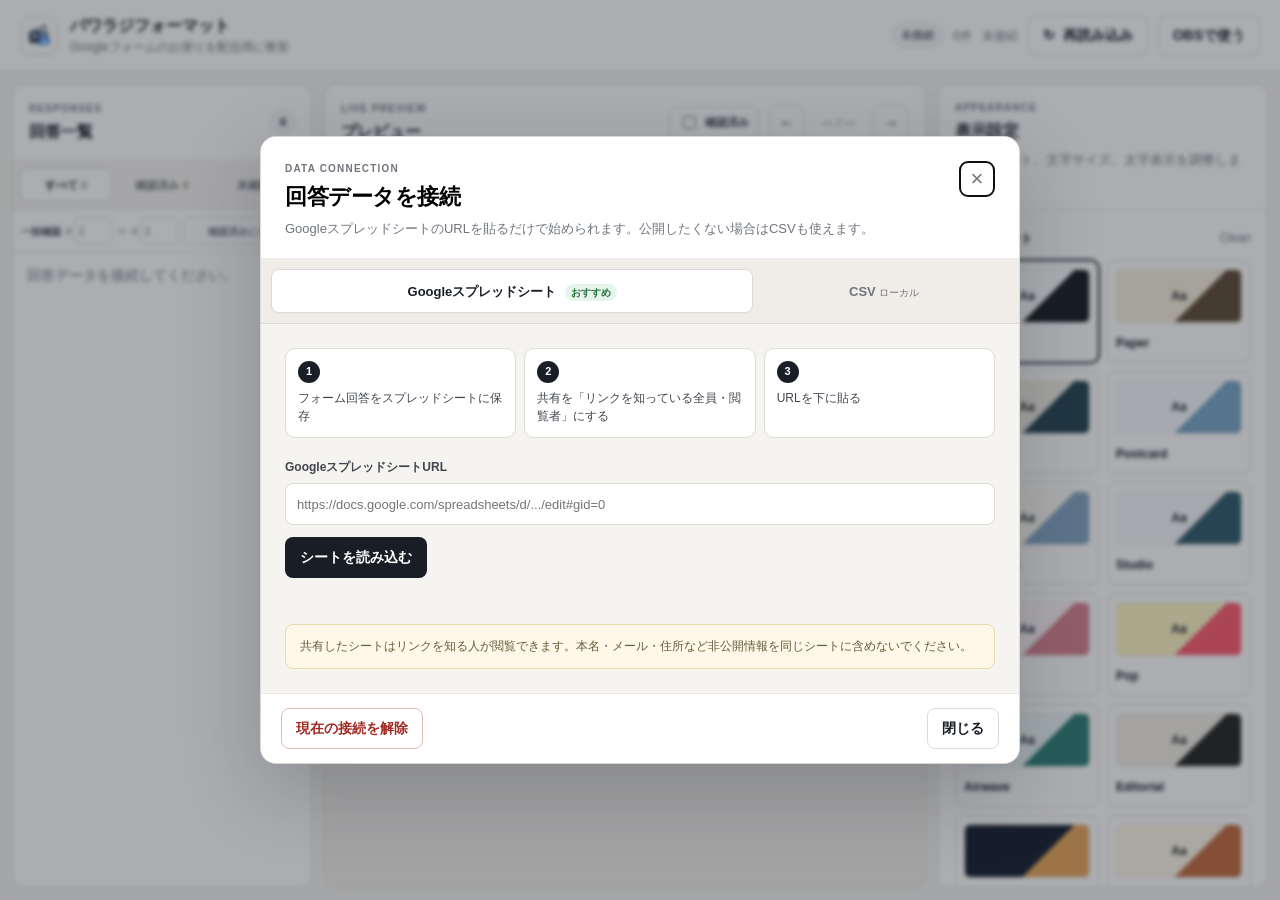
<file: index.html>
<!doctype html>
<html lang="ja">
<head>
  <meta charset="utf-8">
  <meta name="viewport" content="width=device-width, initial-scale=1">
  <meta name="color-scheme" content="light">
  <title>パワラジフォーマット</title>
  <link rel="icon" href="./assets/icons/favicon.ico?v=30" sizes="any">
  <link rel="icon" type="image/png" sizes="32x32" href="./assets/icons/favicon-32.png?v=30">
  <link rel="apple-touch-icon" sizes="180x180" href="./assets/icons/apple-touch-icon.png?v=30">
  <link rel="stylesheet" href="./css/reset.css?v=30">
  <link rel="stylesheet" href="./css/variables.css?v=30">
  <link rel="stylesheet" href="./css/base.css?v=30">
  <link rel="stylesheet" href="./css/editor.css?v=30">
  <link rel="stylesheet" href="./css/v31.css?v=31">
  <link id="template-stylesheet" rel="stylesheet" href="./templates/clean/clean.css?v=30">
</head>
<body class="editor-page">
  <header class="app-header">
    <div class="app-header__identity">
      <div class="app-mark" aria-hidden="true"><img src="./assets/icons/favicon-32.png?v=30" width="32" height="32" alt=""></div>
      <div>
        <h1 class="app-title">パワラジフォーマット</h1>
        <p class="app-subtitle">Googleフォームのお便りを配信用に整形</p>
      </div>
    </div>
    <div class="app-header__actions">
      <div class="sync-meta" aria-live="polite">
        <button id="connection-button" class="status-badge status-badge--button" type="button">未接続</button>
        <span id="response-count" title="未確認のお便り">0件</span>
        <span id="last-updated">未取得</span>
      </div>
      <button id="reload-button" class="button button--secondary" type="button"><span aria-hidden="true">↻</span>再読み込み</button>
      <button id="obs-button" class="button button--secondary" type="button">OBSで使う</button>
    </div>
  </header>

  <main class="editor-layout">
    <aside class="panel responses-panel" aria-label="回答一覧">
      <div class="panel__header"><div><p class="panel__eyebrow">RESPONSES</p><h2 class="panel__title">回答一覧</h2></div><span id="list-count" class="count-badge">0</span></div>
      <div class="response-tabs" role="tablist" aria-label="回答の確認状態">
        <button class="response-tab is-active" type="button" data-response-filter="all">すべて <span id="tab-count-all">0</span></button>
        <button class="response-tab" type="button" data-response-filter="reviewed">確認済み <span id="tab-count-reviewed">0</span></button>
        <button class="response-tab" type="button" data-response-filter="unreviewed">未確認 <span id="tab-count-unreviewed">0</span></button>
      </div>
      <div class="bulk-review">
        <span class="bulk-review__label">一括確認</span>
        <label>#<input id="bulk-review-start" type="number" min="1" value="1" inputmode="numeric" aria-label="開始番号"></label>
        <span>〜</span>
        <label>#<input id="bulk-review-end" type="number" min="1" value="1" inputmode="numeric" aria-label="終了番号"></label>
        <button id="bulk-review-button" class="bulk-review__button" type="button">確認済みにする</button>
      </div>
      <div id="responses-state" class="state-box" role="status"></div>
      <div id="response-list" class="response-list" role="listbox" aria-label="Googleフォーム回答"></div>
    </aside>

    <section class="workspace" aria-label="プレビュー">
      <div class="workspace-toolbar">
        <div><p class="panel__eyebrow">LIVE PREVIEW</p><h2 class="panel__title">プレビュー</h2></div>
        <div class="workspace-actions">
          <label class="preview-review-toggle"><input id="preview-reviewed" type="checkbox"><span>確認済み</span></label>
          <div class="response-nav" aria-label="回答移動">
            <button id="prev-response" class="icon-button" type="button" aria-label="前のお便り">←</button>
            <span id="response-position" class="response-position">— / —</span>
            <button id="next-response" class="icon-button" type="button" aria-label="次のお便り">→</button>
          </div>
        </div>
      </div>
      <div id="preview-stage" class="preview-stage">
        <div id="preview-state" class="preview-state" hidden></div>
        <div id="editor-preview" class="template-host">
          <article class="template-root" data-template="clean">
            <header class="template-name-wrap"><p class="template-label" aria-hidden="true">MESSAGE FROM</p><h3 class="response-name"></h3></header>
            <div class="template-divider" aria-hidden="true"></div>
            <div class="response-content" tabindex="0"></div>
          </article>
        </div>
      </div>
    </section>

    <aside class="panel settings-panel" aria-label="表示設定">
      <div class="panel__header panel__header--stack"><p class="panel__eyebrow">APPEARANCE</p><h2 class="panel__title">表示設定</h2><p class="panel__description">テンプレート、文字サイズ、太字表示を調整します。</p></div>
      <section class="settings-section"><div class="settings-section__heading"><h3>テンプレート</h3><span id="template-name" class="settings-value">Clean</span></div><div id="template-selector" class="template-selector" role="radiogroup" aria-label="テンプレート"></div></section>
      <section class="settings-section"><div class="settings-section__heading"><h3>お名前</h3><span id="name-size-label" class="settings-value">32px</span></div><div id="name-font-control" class="font-control"></div></section>
      <section class="settings-section"><div class="settings-section__heading"><h3>内容</h3><span id="content-size-label" class="settings-value">18px</span></div><div id="content-font-control" class="font-control"></div></section>
      <section class="settings-section"><div class="settings-section__heading"><h3>文字の太さ</h3><span id="bold-text-label" class="settings-value">標準</span></div><label class="switch-row"><span>配信向けに太字を使う</span><input id="bold-text-toggle" type="checkbox" role="switch"><span class="switch-control" aria-hidden="true"></span></label></section>
      <div class="settings-actions"><button id="reset-template" class="button button--secondary button--full" type="button">テンプレート既定値に戻す</button></div>
      <p class="settings-note">設定はこのブラウザに自動保存されます。← → キーでもお便りを切り替えられます。</p>
    </aside>
  </main>

  <dialog id="connection-dialog" class="app-dialog">
    <form method="dialog" class="dialog-card dialog-card--wide">
      <header class="dialog-header"><div><p class="panel__eyebrow">DATA CONNECTION</p><h2>回答データを接続</h2><p>GoogleスプレッドシートのURLを貼るだけで始められます。公開したくない場合はCSVも使えます。</p></div><button class="dialog-close" value="cancel" aria-label="閉じる">×</button></header>
      <div class="connection-tabs" role="tablist" aria-label="接続方法">
        <button type="button" class="connection-tab is-active" data-connection-tab="sheet">Googleスプレッドシート <span>おすすめ</span></button>
        <button type="button" class="connection-tab" data-connection-tab="csv">CSV <small>ローカル</small></button>
      </div>
      <section class="connection-pane is-active" data-connection-pane="sheet">
        <div class="easy-steps"><span><b>1</b> フォーム回答をスプレッドシートに保存</span><span><b>2</b> 共有を「リンクを知っている全員・閲覧者」にする</span><span><b>3</b> URLを下に貼る</span></div>
        <label class="field"><span>GoogleスプレッドシートURL</span><input id="sheet-url-input" type="url" placeholder="https://docs.google.com/spreadsheets/d/.../edit#gid=0" autocomplete="off"></label>
        <button id="sheet-read-button" class="button button--primary" type="button">シートを読み込む</button>
        <div id="sheet-connect-state" class="inline-state" role="status"></div>
        <div id="sheet-mapping" class="mapping-box" hidden><p class="mapping-title">使う列を確認</p><div class="mapping-grid"><label>お名前<select id="sheet-name-column"></select></label><label>内容<select id="sheet-content-column"></select></label><label>タイムスタンプ<select id="sheet-timestamp-column"></select></label></div><button id="sheet-save-button" class="button button--primary" type="button">この設定で接続</button></div>
        <p class="privacy-note">共有したシートはリンクを知る人が閲覧できます。本名・メール・住所など非公開情報を同じシートに含めないでください。</p>
      </section>
      <section class="connection-pane" data-connection-pane="csv">
        <p class="pane-lead">公開設定をしたくない場合に使えます。CSVはこのブラウザ内に保存され、外部サーバーへ送信しません。</p>
        <label class="file-drop"><input id="csv-file-input" type="file" accept=".csv,text/csv"><span>CSVファイルを選択</span><small>Googleスプレッドシートの「ファイル → ダウンロード → CSV」でも作成できます。</small></label>
        <div id="csv-connect-state" class="inline-state" role="status"></div>
        <div id="csv-mapping" class="mapping-box" hidden><p class="mapping-title">使う列を確認</p><div class="mapping-grid"><label>お名前<select id="csv-name-column"></select></label><label>内容<select id="csv-content-column"></select></label><label>タイムスタンプ<select id="csv-timestamp-column"></select></label></div><button id="csv-save-button" class="button button--primary" type="button">CSVを使用する</button></div>
      </section>
      <footer class="dialog-footer"><button id="disconnect-button" class="button button--danger" type="button">現在の接続を解除</button><button class="button button--secondary" value="cancel">閉じる</button></footer>
    </form>
  </dialog>

  <dialog id="obs-dialog" class="app-dialog">
    <form method="dialog" class="dialog-card dialog-card--wide">
      <header class="dialog-header"><div><p class="panel__eyebrow">OBS OUTPUT</p><h2>OBSで使う</h2><p>用途に合わせて3つの方法から選べます。ブラウザソースは透明背景です。</p></div><button class="dialog-close" value="cancel" aria-label="閉じる">×</button></header>
      <div class="obs-options">
        <section class="obs-option obs-option--recommended"><span class="recommend-chip">おすすめ</span><h3>ブラウザソースURL ＋ OBSホットキー</h3><p>透明背景のBrowser Sourceを使います。URLをOBSへ貼り付け、Luaを追加すると、お便り移動と長文スクロールをOBS側のホットキーで操作できます。</p><div class="copy-row"><input id="obs-live-url" type="text" readonly><button id="copy-obs-url" class="button button--primary" type="button">URLをコピー</button></div><div class="obs-inline-actions"><a class="button button--secondary" href="./obs/formviewer-hotkeys.lua" download>ホットキーLuaを保存</a><span>← → お便り移動 / ↑ ↓ 本文スクロール / Home 先頭</span></div><p id="obs-live-note" class="mini-note"></p></section>
        <section class="obs-option"><h3>OBSウィンドウキャプチャ</h3><p>専用キャプチャ画面を別ウィンドウで開きます。テンプレートと同化しにくいキー背景色を、緑・青・マゼンタから自動選択します。専用画面だけで ← → お便り移動、↑ ↓ 本文スクロール、Homeで先頭、Rで更新できます。Google Sheetsは60秒ごとに自動更新します。</p><div class="obs-inline-actions"><button id="open-capture-window" class="button button--secondary" type="button">専用キャプチャ画面を開く</button><span>OBSではウィンドウキャプチャ＋クロマキー / カラーキーを使用。最小化せず表示したまま利用してください</span></div></section>
        <section class="obs-option"><h3>OBS用HTML</h3><p>現在読み込んでいる回答とデザインを1つのHTMLに保存します。CSVでも利用できます。書き出した時点のスナップショットです。</p><button id="download-obs-html" class="button button--secondary" type="button">OBS用HTMLを保存</button></section>
      </div>
      <footer class="dialog-footer"><button class="button button--secondary" value="cancel">閉じる</button></footer>
    </form>
  </dialog>

  <script type="module" src="./js/editor.js?v=30"></script>
  <script type="module" src="./js/v31-patch.js?v=32"></script>
</body>
</html>
</file>
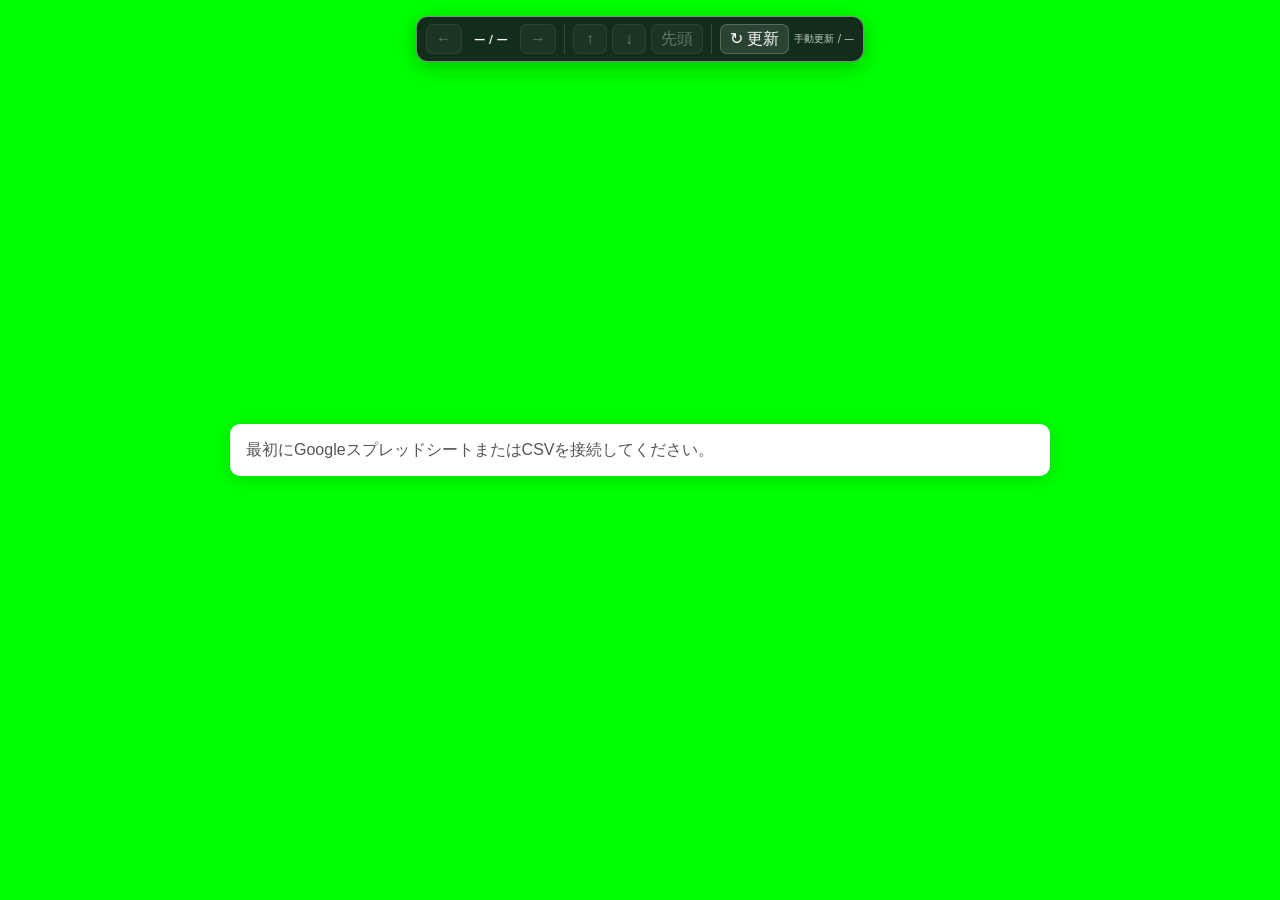
<file: capture.html>
<!doctype html>
<html lang="ja">
<head>
  <meta charset="utf-8">
  <meta name="viewport" content="width=device-width, initial-scale=1">
  <title>パワラジフォーマット キャプチャ</title>
  <link rel="icon" href="./assets/icons/favicon.ico?v=32" sizes="any">
  <link rel="stylesheet" href="./css/reset.css?v=30">
  <link rel="stylesheet" href="./css/capture.css?v=32">
  <link id="template-stylesheet" rel="stylesheet" href="./templates/clean/clean.css?v=32">
</head>
<body class="capture-page">
  <div id="capture-controls" class="capture-controls" aria-label="キャプチャ操作">
    <div class="capture-controls__group">
      <button id="capture-prev" type="button" title="前のお便り (←)">←</button>
      <span id="capture-position" class="capture-controls__position">— / —</span>
      <button id="capture-next" type="button" title="次のお便り (→)">→</button>
    </div>
    <div class="capture-controls__group">
      <button id="capture-scroll-up" type="button" title="本文を上へ (↑)">↑</button>
      <button id="capture-scroll-down" type="button" title="本文を下へ (↓)">↓</button>
      <button id="capture-scroll-home" type="button" title="本文の先頭 (Home)">先頭</button>
    </div>
    <div class="capture-controls__group">
      <button id="capture-refresh" type="button" title="回答を更新 (R)">↻ 更新</button>
      <span id="capture-refresh-state" class="capture-controls__status">—</span>
    </div>
  </div>

  <main class="capture-shell" aria-live="polite">
    <div id="capture-status" class="capture-status" hidden></div>
    <div id="capture-preview" class="template-host">
      <article class="template-root" data-template="clean">
        <header class="template-name-wrap"><p class="template-label" aria-hidden="true">MESSAGE FROM</p><h1 class="response-name"></h1></header>
        <div class="template-divider" aria-hidden="true"></div>
        <div class="response-content" tabindex="0"></div>
      </article>
    </div>
  </main>
  <script type="module" src="./js/capture.js?v=32"></script>
</body>
</html>
</file>
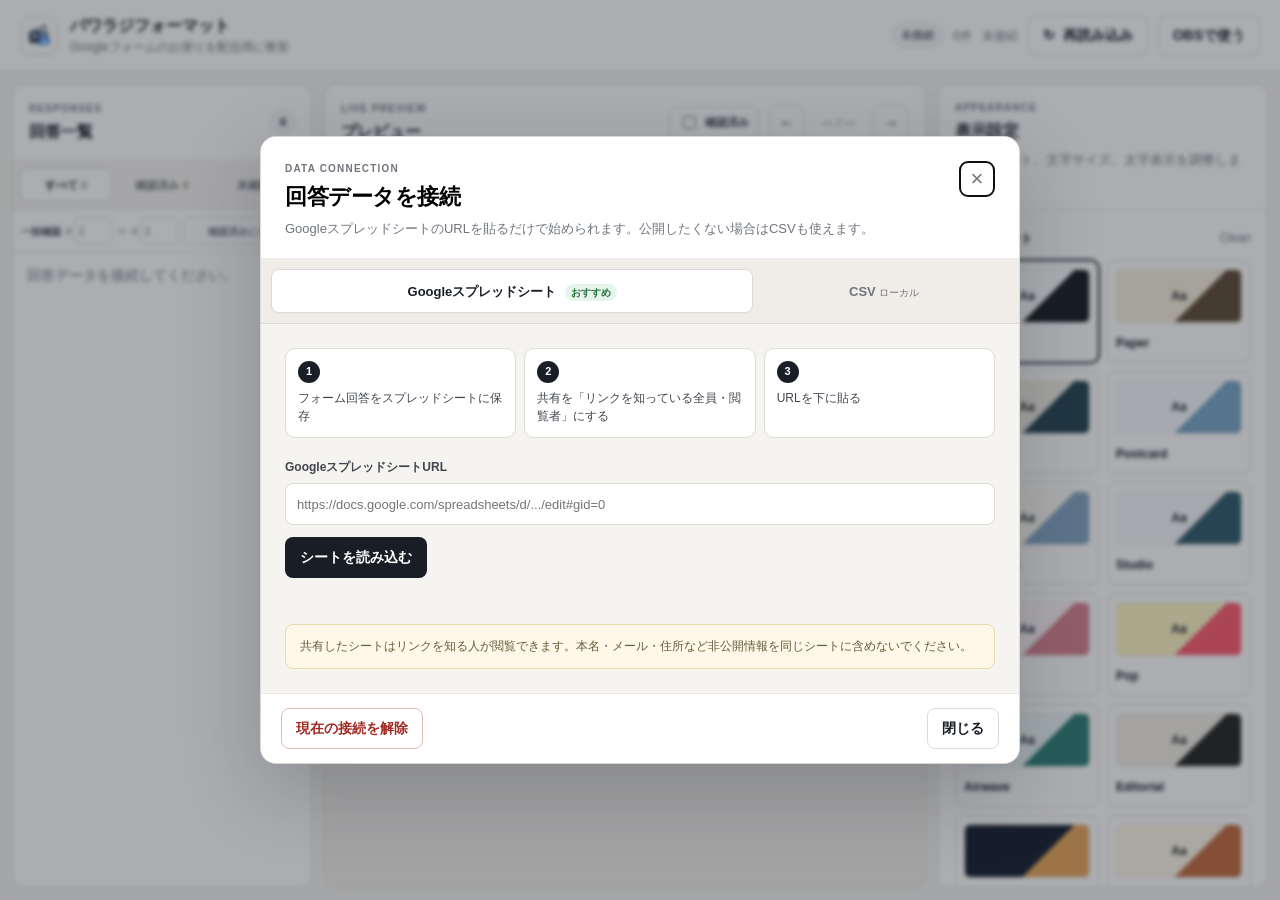
<file: editor.html>
<!doctype html><html lang="ja"><head><link rel="icon" href="./assets/icons/favicon.ico?v=30" sizes="any"><link rel="apple-touch-icon" href="./assets/icons/apple-touch-icon.png?v=30"><meta charset="utf-8"><meta name="viewport" content="width=device-width,initial-scale=1"><meta name="robots" content="noindex"><title>パワラジフォーマット</title><meta http-equiv="refresh" content="0; url=./"><script>location.replace('./'+location.search+location.hash)</script></head><body><a href="./">編集画面へ移動</a></body></html>
</file>
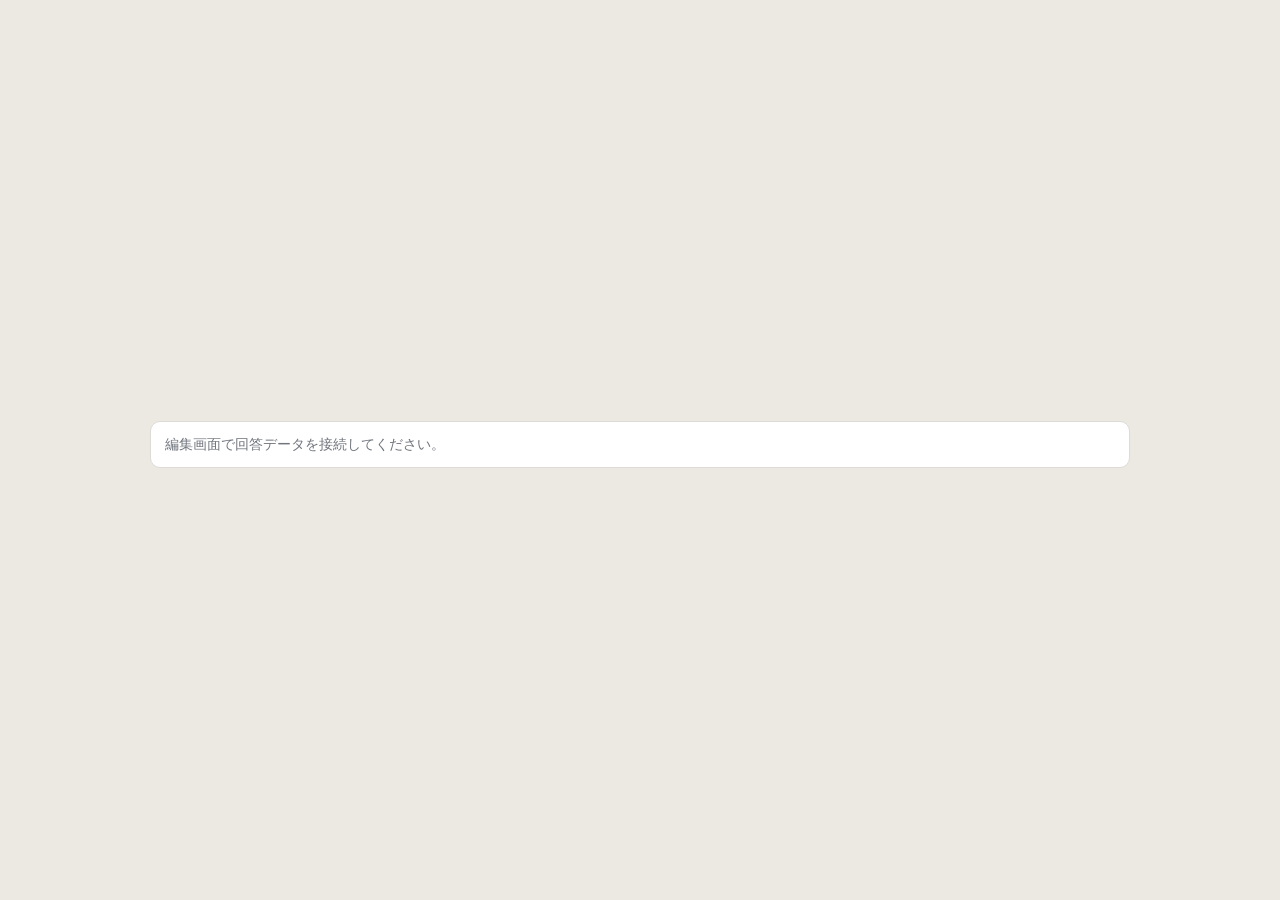
<file: viewer.html>
<!doctype html>
<html lang="ja"><head><meta charset="utf-8"><meta name="viewport" content="width=device-width, initial-scale=1"><meta name="color-scheme" content="light"><title>パワラジフォーマット</title><link rel="icon" href="./assets/icons/favicon.ico?v=30" sizes="any"><link rel="icon" type="image/png" sizes="32x32" href="./assets/icons/favicon-32.png?v=30"><link rel="apple-touch-icon" sizes="180x180" href="./assets/icons/apple-touch-icon.png?v=30"><link rel="stylesheet" href="./css/reset.css?v=30"><link rel="stylesheet" href="./css/variables.css?v=30"><link rel="stylesheet" href="./css/base.css?v=30"><link rel="stylesheet" href="./css/viewer.css?v=30"><link id="template-stylesheet" rel="stylesheet" href="./templates/clean/clean.css?v=30"></head><body class="viewer-page"><main class="viewer-shell" aria-live="polite"><section id="viewer-status" class="viewer-status" hidden></section><div id="viewer-preview" class="template-host" aria-label="回答表示"><article class="template-root" data-template="clean"><header class="template-name-wrap"><p class="template-label" aria-hidden="true">MESSAGE FROM</p><h1 class="response-name"></h1></header><div class="template-divider" aria-hidden="true"></div><div class="response-content" tabindex="0"></div></article></div><div id="viewer-navigation" class="viewer-navigation" aria-label="回答移動" hidden><button id="viewer-prev" type="button" aria-label="前のお便り">←</button><span id="viewer-position">— / —</span><button id="viewer-next" type="button" aria-label="次のお便り">→</button></div></main><script type="module" src="./js/app.js?v=30"></script></body></html>
</file>
<file: css/variables.css>
:root{
  --ui-canvas:#f6f4f1;
  --ui-surface:#ffffff;
  --ui-surface-soft:#f8f9fa;
  --ui-ink:#181d26;
  --ui-body:#41454d;
  --ui-muted:#70757d;
  --ui-hairline:#dedbd6;
  --ui-hairline-soft:#ece9e4;
  --ui-accent:#aa2d00;
  --ui-accent-soft:#fff0e9;
  --ui-success:#1f7a44;
  --ui-error:#b42318;
  --ui-focus:#1b61c9;
  --ui-radius-sm:8px;
  --ui-radius-md:10px;
  --ui-radius-lg:12px;
  --ui-shadow:0 1px 2px rgba(24,29,38,.05),0 8px 24px rgba(24,29,38,.05);
  --ui-font:-apple-system,BlinkMacSystemFont,"Segoe UI","Noto Sans JP","Hiragino Kaku Gothic ProN",Meiryo,sans-serif;
}
</file>
<file: css/base.css>
html{background:var(--ui-canvas);color:var(--ui-ink);font-family:var(--ui-font)}body{font-size:16px}button,input,select{color:inherit}.button{min-height:40px;border:1px solid transparent;border-radius:var(--ui-radius-sm);display:inline-flex;align-items:center;justify-content:center;gap:8px;padding:9px 14px;font-size:14px;font-weight:650;transition:background-color .16s,border-color .16s,transform .16s}.button:hover{transform:translateY(-1px)}.button:focus-visible,.icon-button:focus-visible,input:focus-visible,.template-option:focus-visible,.response-item:focus-visible{outline:3px solid color-mix(in srgb,var(--ui-focus) 25%,transparent);outline-offset:2px}.button--primary{background:var(--ui-ink);color:#fff}.button--primary:hover{background:#0d1218}.button--secondary{background:#fff;border-color:var(--ui-hairline);color:var(--ui-ink)}.button--secondary:hover{background:#fafafa;border-color:#c9c5bf}.button--full{width:100%}.state-box{font-size:14px;color:var(--ui-muted)}.state-box[data-state="loading"]::before{content:"";display:inline-block;width:14px;height:14px;border:2px solid var(--ui-hairline);border-top-color:var(--ui-ink);border-radius:50%;margin-right:8px;vertical-align:-2px;animation:spin .8s linear infinite}.state-box[data-state="error"]{color:var(--ui-error)}@keyframes spin{to{transform:rotate(360deg)}}
.button--danger{background:#fff;border-color:#e2b8b5;color:#a12a22}.button--danger:hover{background:#fff6f5;border-color:#d99b96}.button:disabled{opacity:.48;cursor:not-allowed;transform:none}
</file>
<file: css/editor.css>
body.editor-page{height:100vh;overflow:hidden;background:var(--ui-canvas)}.app-header{height:72px;background:rgba(255,255,255,.96);border-bottom:1px solid var(--ui-hairline);display:flex;align-items:center;justify-content:space-between;padding:0 20px;gap:20px}.app-header__identity,.app-header__actions,.sync-meta{display:flex;align-items:center}.app-header__identity{gap:12px;min-width:0}.app-mark{width:38px;height:38px;border-radius:10px;background:#fff;display:grid;place-items:center;overflow:hidden;border:1px solid var(--ui-hairline);box-shadow:0 1px 2px rgba(24,29,38,.06)}.app-mark img{width:100%;height:100%;object-fit:cover;display:block}.app-title{font-size:16px;font-weight:700;line-height:1.25}.app-subtitle{font-size:12px;color:var(--ui-muted);margin-top:2px}.app-header__actions{gap:10px}.sync-meta{gap:10px;color:var(--ui-muted);font-size:12px}.status-badge,.count-badge{display:inline-flex;align-items:center;justify-content:center;border-radius:999px;border:1px solid var(--ui-hairline);background:var(--ui-surface-soft);font-size:11px;font-weight:700;line-height:1;padding:6px 8px}.editor-layout{height:calc(100vh - 72px);display:grid;grid-template-columns:minmax(240px,300px) minmax(460px,1fr) minmax(280px,330px);gap:12px;padding:12px}.panel,.workspace{background:var(--ui-surface);border:1px solid var(--ui-hairline);border-radius:var(--ui-radius-lg);min-width:0;min-height:0;overflow:hidden}.panel{display:flex;flex-direction:column}.panel__header,.workspace-toolbar{min-height:72px;padding:16px;border-bottom:1px solid var(--ui-hairline-soft);display:flex;align-items:center;justify-content:space-between;gap:12px}.panel__header--stack{display:block}.panel__eyebrow{font-size:10px;letter-spacing:.12em;font-weight:800;color:var(--ui-muted);margin-bottom:4px}.panel__title{font-size:16px;font-weight:700}.panel__description{font-size:13px;color:var(--ui-muted);margin-top:5px}.responses-panel .state-box{padding:12px 14px}.response-list{overflow:auto;padding:6px}.response-item__number{font-variant-numeric:tabular-nums;color:var(--ui-muted);font-size:11px;font-weight:700;padding-top:2px}.response-item__main{min-width:0}.response-item__name{display:block;font-size:13px;font-weight:700;white-space:nowrap;overflow:hidden;text-overflow:ellipsis}.response-item__excerpt{display:-webkit-box;-webkit-box-orient:vertical;-webkit-line-clamp:2;overflow:hidden;font-size:12px;line-height:1.45;color:var(--ui-muted);margin-top:4px}.response-item__time{display:block;font-size:10px;color:#9a9690;margin-top:6px}.workspace{display:flex;flex-direction:column}.workspace-toolbar{background:#fff}.response-nav{display:flex;align-items:center;gap:8px}.icon-button{width:36px;height:36px;border-radius:8px;border:1px solid var(--ui-hairline);background:#fff;display:grid;place-items:center}.icon-button:hover:not(:disabled){background:#f8f7f5}.icon-button:disabled{opacity:.35;cursor:not-allowed}.response-position{font-size:12px;color:var(--ui-muted);font-variant-numeric:tabular-nums;min-width:52px;text-align:center}.preview-stage{flex:1;min-height:0;padding:24px;display:grid;place-items:center;overflow:auto;background:linear-gradient(#f7f5f2,#f3f0ec)}.template-host{width:min(100%,820px);min-width:0}.preview-state{padding:16px;border-radius:10px;border:1px solid var(--ui-hairline);background:#fff;color:var(--ui-muted)}.settings-panel{overflow:auto}.settings-section{padding:18px 16px;border-bottom:1px solid var(--ui-hairline-soft)}.settings-section__heading{display:flex;align-items:center;justify-content:space-between;gap:12px;margin-bottom:12px}.settings-section h3{font-size:13px;font-weight:700}.settings-value{font-size:12px;color:var(--ui-muted);font-variant-numeric:tabular-nums}.template-selector{display:grid;grid-template-columns:1fr 1fr;gap:8px}.template-option{border:1px solid var(--ui-hairline);background:#fff;border-radius:9px;padding:8px;text-align:left;min-width:0}.template-option:hover{border-color:#bfbab3}.template-option[aria-checked="true"]{border-color:var(--ui-ink);box-shadow:0 0 0 1px var(--ui-ink)}.template-option__preview{height:54px;border-radius:6px;border:1px solid var(--ui-hairline-soft);display:grid;place-items:center;overflow:hidden;margin-bottom:7px;font-size:12px;font-weight:700}.template-option__name{font-size:12px;font-weight:700}.font-control__row{display:grid;grid-template-columns:minmax(0,1fr) 76px;align-items:center;gap:10px}.font-control input[type="range"]{width:100%;accent-color:var(--ui-ink)}.font-control__number-wrap{display:grid;grid-template-columns:1fr auto;align-items:center;border:1px solid var(--ui-hairline);border-radius:8px;background:#fff;padding-right:9px}.font-control__number{width:100%;border:0;outline:0;padding:8px 6px 8px 9px;background:transparent;font-size:13px;font-variant-numeric:tabular-nums}.font-control__unit{font-size:11px;color:var(--ui-muted)}.settings-actions{padding:18px 16px 10px}.settings-note{padding:0 16px 20px;color:var(--ui-muted);font-size:11px;line-height:1.55}.template-host .template-root{--name-font-size:32px;--content-font-size:18px;--content-height:360px}.template-host .response-content{overflow-y:auto;overflow-x:hidden;white-space:pre-wrap;overflow-wrap:anywhere;word-break:break-word}.template-host .response-name{overflow-wrap:anywhere}.responses-panel .state-box:empty{display:none}.status-badge--button{cursor:pointer;color:var(--ui-muted);transition:border-color .15s,background-color .15s}.status-badge--button:hover{border-color:#bdb8b1;background:#fff}.status-badge--button[data-connected="true"]{color:var(--ui-success);background:#f2faf5;border-color:#c9e2d2}.app-dialog{width:min(760px,calc(100vw - 24px));max-height:min(88vh,820px);padding:0;border:0;border-radius:16px;background:transparent;overflow:visible}.app-dialog::backdrop{background:rgba(24,29,38,.36);backdrop-filter:blur(2px)}.dialog-card{background:var(--ui-canvas);border:1px solid rgba(24,29,38,.12);border-radius:16px;overflow:auto;max-height:min(88vh,820px);box-shadow:0 24px 80px rgba(24,29,38,.22)}.dialog-header{display:flex;align-items:flex-start;justify-content:space-between;gap:24px;padding:24px 24px 20px;background:#fff;border-bottom:1px solid var(--ui-hairline-soft)}.dialog-header h2{font-size:22px;font-weight:650;letter-spacing:-.02em}.dialog-header p:not(.panel__eyebrow){margin-top:6px;font-size:13px;line-height:1.5;color:var(--ui-muted)}.dialog-close{flex:0 0 auto;width:36px;height:36px;border:1px solid var(--ui-hairline);border-radius:8px;background:#fff;font-size:22px;line-height:1;color:var(--ui-muted)}.connection-tabs{display:grid;grid-template-columns:1.45fr .75fr;gap:6px;padding:10px;background:#f0ede8;border-bottom:1px solid var(--ui-hairline)}.connection-tab{min-height:44px;padding:8px 12px;border:1px solid transparent;border-radius:8px;background:transparent;text-align:center;font-size:13px;font-weight:650;color:var(--ui-muted)}.connection-tab span{margin-left:5px;padding:3px 6px;border-radius:999px;background:#e6f4ea;color:#27733f;font-size:10px}.connection-tab small{font-size:10px;font-weight:500}.connection-tab.is-active{background:#fff;border-color:var(--ui-hairline);color:var(--ui-ink);box-shadow:0 1px 2px rgba(24,29,38,.04)}.connection-pane{display:none;padding:24px;background:var(--ui-canvas)}.connection-pane.is-active{display:block}.easy-steps{display:grid;grid-template-columns:repeat(3,1fr);gap:8px;margin-bottom:20px}.easy-steps span{min-height:70px;padding:12px;border:1px solid var(--ui-hairline);border-radius:10px;background:#fff;font-size:12px;line-height:1.45;color:var(--ui-body)}.easy-steps b{display:grid;place-items:center;width:22px;height:22px;margin-bottom:7px;border-radius:50%;background:var(--ui-ink);color:#fff;font-size:11px}.field{display:grid;gap:7px;margin-bottom:12px}.field>span,.mapping-grid label{font-size:12px;font-weight:650;color:var(--ui-body)}.field input,.mapping-grid select,.copy-row input{width:100%;min-height:42px;border:1px solid var(--ui-hairline);border-radius:8px;background:#fff;padding:9px 11px;font:13px var(--ui-font);outline:0}.inline-state{min-height:20px;margin-top:10px;font-size:12px;line-height:1.5;color:var(--ui-muted)}.inline-state[data-state="error"]{color:var(--ui-error)}.inline-state[data-state="success"]{color:var(--ui-success)}.mapping-box{margin-top:14px;padding:16px;border:1px solid var(--ui-hairline);border-radius:12px;background:#fff}.mapping-title{font-size:13px;font-weight:700;margin-bottom:12px}.mapping-grid{display:grid;grid-template-columns:1fr 1fr 1fr;gap:10px;margin-bottom:14px}.mapping-grid label{display:grid;gap:6px}.privacy-note,.pane-lead,.mini-note{font-size:12px;line-height:1.6;color:var(--ui-muted)}.privacy-note{margin-top:16px;padding:12px 14px;border-radius:8px;background:#fff8e8;border:1px solid #ead9aa;color:#665b3c}.pane-lead{margin-bottom:16px}.file-drop{position:relative;display:grid;place-items:center;min-height:132px;padding:20px;border:1px dashed #bcb6ae;border-radius:12px;background:#fff;text-align:center;cursor:pointer}.file-drop input{position:absolute;inset:0;opacity:0;cursor:pointer}.file-drop span{font-size:14px;font-weight:700}.file-drop small{display:block;max-width:420px;margin-top:7px;font-size:11px;line-height:1.5;color:var(--ui-muted)}.dialog-footer{display:flex;align-items:center;justify-content:flex-end;gap:8px;padding:14px 20px;background:#fff;border-top:1px solid var(--ui-hairline-soft)}.dialog-footer .button--danger{margin-right:auto}.obs-options{display:grid;grid-template-columns:1fr;gap:10px;padding:20px 24px}.obs-option{position:relative;padding:18px;border:1px solid var(--ui-hairline);border-radius:12px;background:#fff}.obs-option--recommended{border-color:#b9d3c2}.obs-option h3{font-size:15px;font-weight:700}.obs-option>p{margin-top:6px;font-size:12px;line-height:1.55;color:var(--ui-muted)}.recommend-chip{position:absolute;right:14px;top:14px;padding:4px 7px;border-radius:999px;background:#e8f5ec;color:#257240;font-size:10px;font-weight:700}.copy-row{display:grid;grid-template-columns:minmax(0,1fr) auto;gap:8px;margin-top:12px}.copy-row input{font-size:11px;color:var(--ui-muted)}.mini-note{margin-top:8px!important}.obs-guide{display:flex;flex-wrap:wrap;gap:8px 18px;margin:0 24px 20px;padding:12px 14px;border-radius:10px;background:#ece9e4;font-size:12px;color:var(--ui-body)}.obs-guide b{color:var(--ui-ink)}
.app-mark{background:#fff!important}.app-mark img{width:32px!important;height:32px!important;object-fit:contain!important;display:block!important}.panel__header--stack{min-height:86px;height:auto;display:block;padding-top:14px;padding-bottom:13px}.panel__header--stack .panel__description{line-height:1.45;margin-top:4px}.response-tabs{display:grid;grid-template-columns:repeat(3,1fr);gap:4px;padding:7px;border-bottom:1px solid var(--ui-hairline-soft);background:#f7f5f2}.response-tab{min-width:0;min-height:34px;border:1px solid transparent;border-radius:7px;background:transparent;color:var(--ui-muted);font-size:11px;font-weight:700;white-space:nowrap}.response-tab span{font-variant-numeric:tabular-nums;color:#9a9690}.response-tab:hover{background:#fff}.response-tab.is-active{background:#fff;color:var(--ui-ink);border-color:var(--ui-hairline);box-shadow:0 1px 2px rgba(24,29,38,.04)}.bulk-review{display:grid;grid-template-columns:auto 46px auto 46px minmax(0,1fr);align-items:center;gap:5px;padding:7px 8px;border-bottom:1px solid var(--ui-hairline-soft);background:#fff;font-size:10px;color:var(--ui-muted)}.bulk-review__label{font-weight:700;color:var(--ui-body);white-space:nowrap}.bulk-review label{display:flex;align-items:center;gap:2px}.bulk-review input{width:38px;height:28px;border:1px solid var(--ui-hairline);border-radius:6px;padding:3px 4px;background:#fff;font-size:11px}.bulk-review__button{min-height:28px;border:1px solid var(--ui-hairline);border-radius:6px;background:#fff;font-size:10px;font-weight:700;padding:4px 6px;white-space:nowrap}.response-item{position:relative;width:100%;border:1px solid transparent;border-radius:8px;color:var(--ui-ink);transition:background-color .14s,border-color .14s;overflow:hidden}.response-item:hover{background:#f8f7f5}.response-item[data-selected="true"]{background:var(--ui-accent-soft);border-color:#f1c8b4;box-shadow:inset 3px 0 0 var(--ui-accent)}.response-item__select{width:100%;appearance:none;background:transparent;border:0;text-align:left;padding:11px 10px;display:grid;grid-template-columns:34px minmax(0,1fr);gap:10px;color:inherit}.response-item__review{position:absolute;right:8px;top:8px;display:flex;align-items:center;gap:4px;padding:4px 6px;border:1px solid var(--ui-hairline);border-radius:6px;background:rgba(255,255,255,.94);font-size:9px;font-weight:700;color:var(--ui-muted);cursor:pointer}.response-item__review input{accent-color:var(--ui-success)}.response-item__reviewed-badge{position:absolute;right:8px;top:8px;padding:3px 6px;border-radius:999px;background:#eef7f1;color:#267143;border:1px solid #cce2d3;font-size:9px;font-weight:700}.response-item:has(.response-item__review) .response-item__name,.response-item:has(.response-item__reviewed-badge) .response-item__name{padding-right:58px}.workspace-actions{display:flex;align-items:center;gap:10px}.preview-review-toggle{display:flex;align-items:center;gap:6px;min-height:34px;padding:0 9px;border:1px solid var(--ui-hairline);border-radius:8px;background:#fff;font-size:11px;font-weight:700;color:var(--ui-body);cursor:pointer}.preview-review-toggle input{accent-color:var(--ui-success)}.preview-review-toggle:has(input:checked){background:#f1f8f3;border-color:#c8dfcf;color:#256c40}.switch-row{display:grid;grid-template-columns:minmax(0,1fr) auto;align-items:center;gap:10px;cursor:pointer;font-size:12px;color:var(--ui-body)}.switch-row input{position:absolute;opacity:0;pointer-events:none}.switch-control{width:38px;height:22px;border-radius:999px;background:#d9d5cf;position:relative;transition:.18s}.switch-control::after{content:"";position:absolute;left:3px;top:3px;width:16px;height:16px;border-radius:50%;background:#fff;box-shadow:0 1px 2px rgba(0,0,0,.18);transition:.18s}.switch-row input:checked+.switch-control{background:var(--ui-ink)}.switch-row input:checked+.switch-control::after{transform:translateX(16px)}.template-host .template-root[data-bold-text="true"] .response-name{font-weight:800!important}.template-host .template-root[data-bold-text="true"] .response-content{font-weight:700!important}.obs-sync-note{margin:0 24px 20px;padding:10px 12px;border:1px solid #e2d8c5;border-radius:8px;background:#fff9eb;color:#665b47;font-size:11px;line-height:1.55}
@media(max-width:1199px){body.editor-page{height:auto;overflow:auto}.app-header{position:sticky;top:0;z-index:20}.editor-layout{height:auto;min-height:calc(100vh - 72px);grid-template-columns:240px minmax(0,1fr);grid-template-areas:"list workspace" "settings workspace";align-items:start}.responses-panel{grid-area:list;max-height:500px}.workspace{grid-area:workspace;min-height:720px;position:sticky;top:84px}.settings-panel{grid-area:settings}.sync-meta{display:none}.bulk-review{grid-template-columns:auto 42px auto 42px}.bulk-review__button{grid-column:1/-1}.preview-review-toggle span{display:none}}
@media(max-width:767px){.app-header{height:auto;min-height:68px;padding:10px 12px;align-items:flex-start}.app-header__actions{flex-wrap:wrap;justify-content:flex-end}.app-header__actions .button{font-size:12px;padding-inline:10px}.app-subtitle{display:none}.editor-layout{display:flex;flex-direction:column;padding:8px;gap:8px}.responses-panel,.workspace,.settings-panel{width:100%;max-height:none;position:static}.responses-panel{order:1}.workspace{order:2;min-height:620px}.settings-panel{order:3}.preview-stage{padding:12px}.template-selector{grid-template-columns:repeat(2,minmax(0,1fr))}.response-tabs{position:sticky;top:0;z-index:2}.preview-review-toggle span{display:inline}.bulk-review{grid-template-columns:auto 48px auto 48px minmax(0,1fr)}.bulk-review__button{grid-column:auto}.easy-steps{grid-template-columns:1fr}.mapping-grid{grid-template-columns:1fr}.connection-tabs{grid-template-columns:1fr}.app-dialog{width:min(94vw,760px)}.dialog-header,.connection-pane{padding:18px}.obs-options{padding:16px 18px}.obs-guide,.obs-sync-note{margin-left:18px;margin-right:18px}.copy-row{grid-template-columns:1fr}}
</file>
<file: css/v31.css>
/* v3.1: 表示設定の高さ、太字スイッチ、OBSモーダル */
.settings-panel>.panel__header--stack{min-height:0!important;height:auto!important;flex:0 0 auto!important;padding:15px 16px 18px!important;overflow:visible!important}
.settings-panel>.panel__header--stack .panel__description{margin-top:7px!important;padding:0!important;line-height:1.6!important;min-height:0!important;overflow:visible!important}
.settings-panel>.panel__header--stack+.settings-section{flex:0 0 auto!important}
.switch-row{position:relative!important;grid-template-columns:minmax(0,1fr) 38px!important}
.switch-row>span:first-child{grid-column:1;grid-row:1}
.switch-row input{position:relative!important;grid-column:2!important;grid-row:1!important;width:38px!important;height:22px!important;margin:0!important;opacity:0!important;pointer-events:auto!important;z-index:2!important;cursor:pointer!important;transform:none!important}
.switch-row .switch-control{grid-column:2!important;grid-row:1!important;pointer-events:none!important}
.obs-inline-actions{display:flex;align-items:center;flex-wrap:wrap;gap:9px 12px;margin-top:12px}.obs-inline-actions>span{font-size:11px;line-height:1.5;color:var(--ui-muted)}
.obs-option--recommended{padding-top:20px}.obs-option .copy-row+.obs-inline-actions{margin-top:9px}
@media(max-width:767px){.obs-inline-actions{align-items:stretch;flex-direction:column}.obs-inline-actions .button{width:100%}}
</file>
<file: templates/clean/clean.css>
.template-root[data-template="clean"]{width:100%;max-width:820px;margin:auto;background:#fff;color:#181d26;border:1px solid #dedede;border-radius:12px;padding:clamp(24px,5vw,52px);box-shadow:0 12px 34px rgba(24,29,38,.06);font-family:-apple-system,BlinkMacSystemFont,"Segoe UI","Noto Sans JP",sans-serif}.template-root[data-template="clean"] .template-name-wrap{display:flex;flex-direction:column;gap:8px}.template-root[data-template="clean"] .template-label{font-size:11px;font-weight:800;letter-spacing:.16em;color:#7a7f86}.template-root[data-template="clean"] .response-name{font-size:var(--name-font-size);font-weight:650;letter-spacing:-.025em;line-height:1.2}.template-root[data-template="clean"] .template-divider{height:1px;background:#e5e5e5;margin:24px 0}.template-root[data-template="clean"] .response-content{height:var(--content-height);font-size:var(--content-font-size);line-height:var(--content-line-height);color:#333840;padding-right:12px;scrollbar-gutter:stable}.template-root[data-template="clean"] .response-content::-webkit-scrollbar{width:8px}.template-root[data-template="clean"] .response-content::-webkit-scrollbar-thumb{background:#d7d7d7;border-radius:8px}.template-root[data-template="clean"] .response-content::-webkit-scrollbar-track{background:transparent}
</file>
<file: css/capture.css>
html,body{width:100%;height:100%;margin:0;overflow:hidden}body.capture-page{display:grid;place-items:center;padding:24px;background:var(--capture-bg,#00ff00);font-family:-apple-system,BlinkMacSystemFont,"Segoe UI","Noto Sans JP",sans-serif}.capture-shell{width:min(calc(100vw - 48px),820px);min-width:0}.capture-status{padding:14px 16px;border-radius:10px;background:#fff;color:#555;box-shadow:0 3px 16px rgba(0,0,0,.16)}.template-host{width:100%;min-width:0}.template-host .template-root{--name-font-size:32px;--content-font-size:18px;--content-height:360px}.template-host .response-content{overflow-y:auto;overflow-x:hidden;white-space:pre-wrap;overflow-wrap:anywhere;word-break:break-word}.template-host .response-name{overflow-wrap:anywhere}.template-host .template-root[data-bold-text="true"] .response-name{font-weight:800!important}.template-host .template-root[data-bold-text="true"] .response-content{font-weight:700!important}
.capture-controls{position:fixed;z-index:1000;top:14px;left:50%;display:flex;align-items:center;gap:8px;max-width:calc(100vw - 28px);padding:7px 9px;border:1px solid rgba(255,255,255,.45);border-radius:12px;background:rgba(20,24,31,.9);box-shadow:0 5px 20px rgba(0,0,0,.24);color:#fff;transform:translate(-50%,0);opacity:0;pointer-events:none;transition:opacity .16s ease,transform .16s ease;backdrop-filter:blur(6px)}body.capture-controls-visible .capture-controls,.capture-controls:focus-within,.capture-controls:hover{opacity:1;pointer-events:auto;transform:translate(-50%,2px)}.capture-controls__group{display:flex;align-items:center;gap:5px;white-space:nowrap}.capture-controls__group+.capture-controls__group{padding-left:8px;border-left:1px solid rgba(255,255,255,.16)}.capture-controls button{min-width:34px;height:30px;padding:0 9px;border:1px solid rgba(255,255,255,.22);border-radius:7px;background:rgba(255,255,255,.1);color:#fff;font:600 12px/1 inherit;cursor:pointer}.capture-controls button:hover,.capture-controls button:focus-visible{background:rgba(255,255,255,.2);outline:none}.capture-controls button:disabled{opacity:.35;cursor:default}.capture-controls__position{min-width:48px;text-align:center;font:600 11px/1 system-ui,sans-serif}.capture-controls__status{max-width:160px;overflow:hidden;text-overflow:ellipsis;font:500 10px/1 system-ui,sans-serif;color:rgba(255,255,255,.78)}
@media(max-width:700px){body.capture-page{padding:12px}.capture-shell{width:min(calc(100vw - 24px),820px)}.capture-controls{top:8px;flex-wrap:wrap;justify-content:center}.capture-controls__group+.capture-controls__group{padding-left:5px}}
</file>
<file: css/viewer.css>
body.viewer-page{min-height:100vh;background:#ece8e2;display:grid;place-items:center;padding:clamp(12px,3vw,40px)}.viewer-shell{width:min(100%,980px)}.viewer-status{margin-bottom:12px;background:#fff;border:1px solid var(--ui-hairline);padding:12px 14px;border-radius:10px;color:var(--ui-muted);font-size:14px}.template-host{width:100%}.template-host .template-root{--name-font-size:32px;--content-font-size:18px;--content-height:min(56vh,420px)}.template-host .response-content{overflow-y:auto;overflow-x:hidden;white-space:pre-wrap;overflow-wrap:anywhere;word-break:break-word}.template-host .response-name{overflow-wrap:anywhere}.viewer-navigation{width:max-content;margin:14px auto 0;display:flex;align-items:center;gap:8px;padding:6px;border:1px solid var(--ui-hairline);border-radius:10px;background:rgba(255,255,255,.92)}.viewer-navigation button{width:38px;height:34px;border:0;border-radius:7px;background:transparent}.viewer-navigation button:hover:not(:disabled){background:#f2f0ed}.viewer-navigation button:disabled{opacity:.3}.viewer-navigation span{min-width:60px;text-align:center;font-size:12px;color:var(--ui-muted);font-variant-numeric:tabular-nums}@media(max-width:600px){body.viewer-page{padding:8px}.template-host .template-root{--content-height:58vh}}.template-host .template-root[data-bold-text="true"] .response-name{font-weight:800!important}.template-host .template-root[data-bold-text="true"] .response-content{font-weight:700!important}
</file>
